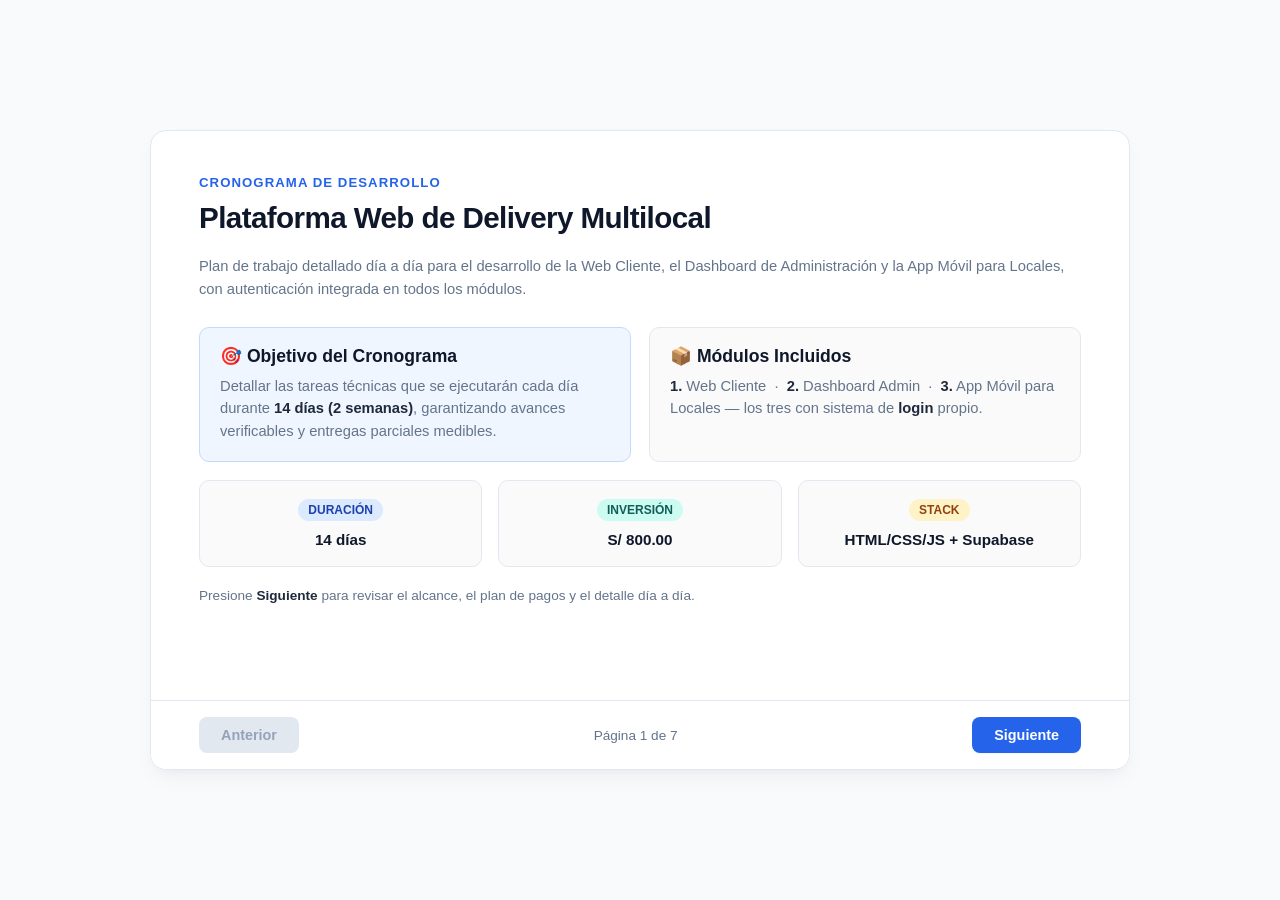
<file: cronograma.html>
<!DOCTYPE html>
<html lang="es">
<head>
    <meta charset="UTF-8">
    <meta name="viewport" content="width=device-width, initial-scale=1.0">
    <title>Cronograma de Desarrollo - Plataforma de Delivery Multilocal</title>
    <style>
        :root {
            --bg-color: #f8fafc;
            --card-bg: #ffffff;
            --primary-dark: #0f172a;
            --brand-primary: #2563eb;
            --brand-soft: #eff6ff;
            --text-main: #1e293b;
            --text-muted: #64748b;
            --border-color: #e2e8f0;
            --accent-teal: #0d9488;
            --accent-amber: #d97706;
            --shadow-subtle: 0 10px 25px -5px rgba(15, 23, 42, 0.05), 0 8px 10px -6px rgba(15, 23, 42, 0.03);
            --radius-lg: 16px;
            --radius-md: 10px;
        }

        * {
            box-sizing: border-box;
            margin: 0;
            padding: 0;
            font-family: -apple-system, BlinkMacSystemFont, "Segoe UI", Roboto, Helvetica, Arial, sans-serif;
        }

        body {
            background-color: var(--bg-color);
            color: var(--text-main);
            min-height: 100vh;
            display: flex;
            flex-direction: column;
            align-items: center;
            justify-content: center;
            padding: 24px;
        }

        .presentation-container {
            width: 100%;
            max-width: 980px;
            min-height: 640px;
            background-color: var(--card-bg);
            border-radius: var(--radius-lg);
            box-shadow: var(--shadow-subtle);
            border: 1px solid var(--border-color);
            display: flex;
            flex-direction: column;
            position: relative;
            overflow: hidden;
        }

        .slide {
            display: none;
            padding: 44px 48px;
            width: 100%;
            height: 100%;
            flex-direction: column;
            gap: 18px;
            animation: fadeIn 0.35s cubic-bezier(0.16, 1, 0.3, 1);
            overflow-y: auto;
        }

        .slide.active { display: flex; }

        @keyframes fadeIn {
            from { opacity: 0; transform: translateY(6px); }
            to { opacity: 1; transform: translateY(0); }
        }

        .slide-subtitle {
            font-size: 0.825rem;
            text-transform: uppercase;
            letter-spacing: 0.08em;
            font-weight: 700;
            color: var(--brand-primary);
            margin-bottom: -8px;
        }

        h1 {
            font-size: 1.85rem;
            font-weight: 700;
            color: var(--primary-dark);
            line-height: 1.25;
            letter-spacing: -0.02em;
        }

        h2 {
            font-size: 1.1rem;
            font-weight: 650;
            color: var(--primary-dark);
            margin-bottom: 8px;
            display: flex;
            align-items: center;
            gap: 8px;
        }

        h3 {
            font-size: 0.95rem;
            font-weight: 700;
            color: var(--primary-dark);
        }

        p, li {
            font-size: 0.92rem;
            color: var(--text-muted);
            line-height: 1.55;
        }

        ul { list-style: none; }

        ul.styled-list li {
            position: relative;
            padding-left: 20px;
            margin-bottom: 8px;
        }

        ul.styled-list li::before {
            content: "•";
            position: absolute;
            left: 0;
            color: var(--brand-primary);
            font-weight: bold;
            font-size: 1.2rem;
            line-height: 1;
        }

        strong { color: var(--text-main); font-weight: 600; }

        .grid-2 { display: grid; grid-template-columns: 1fr 1fr; gap: 18px; }
        .grid-3 { display: grid; grid-template-columns: 1fr 1fr 1fr; gap: 16px; }

        .card {
            background-color: #fafafa;
            padding: 18px 20px;
            border-radius: var(--radius-md);
            border: 1px solid var(--border-color);
        }

        .card-highlight { background-color: var(--brand-soft); border-color: #bfdbfe; }

        .badge {
            display: inline-flex;
            align-items: center;
            padding: 4px 10px;
            border-radius: 20px;
            font-size: 0.75rem;
            font-weight: 600;
            margin-bottom: 10px;
        }

        .badge-blue { background-color: #dbeafe; color: #1e40af; }
        .badge-amber { background-color: #fef3c7; color: #92400e; }
        .badge-teal { background-color: #ccfbf1; color: #115e59; }
        .badge-green { background-color: #dcfce7; color: #166534; }

        /* Pagos */
        .payment-grid { display: grid; grid-template-columns: 1fr 1fr 1fr; gap: 16px; margin-top: 4px; }
        .payment-card {
            background: var(--card-bg);
            border: 1.5px solid var(--border-color);
            border-radius: var(--radius-md);
            padding: 18px;
            text-align: center;
        }
        .payment-card .amount {
            font-size: 1.7rem;
            font-weight: 700;
            color: var(--primary-dark);
            margin: 6px 0 4px;
        }
        .payment-card .label {
            font-size: 0.78rem;
            text-transform: uppercase;
            letter-spacing: 0.06em;
            font-weight: 700;
            color: var(--brand-primary);
        }
        .payment-card .desc { font-size: 0.82rem; color: var(--text-muted); }
        .payment-total {
            margin-top: 6px;
            background: var(--primary-dark);
            color: #f8fafc;
            border-radius: var(--radius-md);
            padding: 14px 20px;
            display: flex;
            justify-content: space-between;
            align-items: center;
            font-size: 0.95rem;
        }
        .payment-total .big { font-size: 1.3rem; font-weight: 700; color: #38bdf8; }

        /* Semanas / dias */
        .week-header {
            display: flex;
            align-items: center;
            gap: 10px;
            margin-bottom: 4px;
        }
        .week-tag {
            background: var(--primary-dark);
            color: #fff;
            font-size: 0.75rem;
            font-weight: 700;
            padding: 4px 10px;
            border-radius: 6px;
            text-transform: uppercase;
            letter-spacing: 0.05em;
        }
        .day-list { display: flex; flex-direction: column; gap: 0; margin-top: 4px; }
        .day-item {
            display: flex;
            gap: 14px;
            padding: 9px 0;
            border-bottom: 1px solid var(--border-color);
            align-items: flex-start;
        }
        .day-item:last-child { border-bottom: none; }
        .day-badge {
            min-width: 58px;
            height: 32px;
            background: var(--brand-soft);
            color: var(--brand-primary);
            font-weight: 700;
            border-radius: 7px;
            display: flex;
            align-items: center;
            justify-content: center;
            font-size: 0.78rem;
            flex-shrink: 0;
        }
        .day-badge.milestone { background: #fef3c7; color: #92400e; }
        .day-content h3 { font-size: 0.9rem; margin-bottom: 1px; }
        .day-content p { font-size: 0.82rem; margin: 0; }
        .milestone-note {
            margin-top: 6px;
            background: var(--brand-soft);
            border: 1px dashed #93c5fd;
            border-radius: var(--radius-md);
            padding: 10px 14px;
            font-size: 0.82rem;
            color: var(--primary-dark);
        }

        .logic-box {
            background-color: var(--primary-dark);
            color: #f8fafc;
            padding: 16px 20px;
            border-radius: var(--radius-md);
            font-family: ui-monospace, SFMono-Regular, Menlo, Monaco, Consolas, monospace;
            font-size: 0.85rem;
            line-height: 1.6;
        }
        .logic-box span { color: #38bdf8; }

        .controls {
            display: flex;
            justify-content: space-between;
            align-items: center;
            padding: 16px 48px;
            background-color: #ffffff;
            border-top: 1px solid var(--border-color);
            margin-top: auto;
        }

        .btn {
            background-color: var(--brand-primary);
            color: #ffffff;
            border: none;
            padding: 10px 22px;
            border-radius: 8px;
            font-size: 0.9rem;
            font-weight: 600;
            cursor: pointer;
            transition: all 0.2s ease;
            box-shadow: 0 1px 2px 0 rgba(0, 0, 0, 0.05);
        }

        .btn:hover { background-color: #1d4ed8; }

        .btn:disabled {
            background-color: #e2e8f0;
            color: #94a3b8;
            cursor: not-allowed;
            box-shadow: none;
        }

        .slide-counter { font-size: 0.85rem; color: var(--text-muted); font-weight: 500; }

        @media (max-width: 768px) {
            body { padding: 12px; }
            .slide { padding: 24px; }
            .controls { padding: 16px 24px; }
            .grid-2, .grid-3, .payment-grid { grid-template-columns: 1fr; }
            h1 { font-size: 1.4rem; }
        }
    </style>
</head>
<body>

    <div class="presentation-container">

        <!-- Diapositiva 1: Portada -->
        <div class="slide active" id="slide1">
            <span class="slide-subtitle">Cronograma de Desarrollo</span>
            <h1>Plataforma Web de Delivery Multilocal</h1>
            <p>Plan de trabajo detallado día a día para el desarrollo de la Web Cliente, el Dashboard de Administración y la App Móvil para Locales, con autenticación integrada en todos los módulos.</p>

            <div class="grid-2" style="margin-top: 8px;">
                <div class="card card-highlight">
                    <h2>🎯 Objetivo del Cronograma</h2>
                    <p>Detallar las tareas técnicas que se ejecutarán cada día durante <strong>14 días (2 semanas)</strong>, garantizando avances verificables y entregas parciales medibles.</p>
                </div>
                <div class="card">
                    <h2>📦 Módulos Incluidos</h2>
                    <p><strong>1.</strong> Web Cliente &nbsp;·&nbsp; <strong>2.</strong> Dashboard Admin &nbsp;·&nbsp; <strong>3.</strong> App Móvil para Locales — los tres con sistema de <strong>login</strong> propio.</p>
                </div>
            </div>

            <div class="grid-3">
                <div class="card" style="text-align:center;">
                    <span class="badge badge-blue">DURACIÓN</span>
                    <h3>14 días</h3>
                </div>
                <div class="card" style="text-align:center;">
                    <span class="badge badge-teal">INVERSIÓN</span>
                    <h3>S/ 800.00</h3>
                </div>
                <div class="card" style="text-align:center;">
                    <span class="badge badge-amber">STACK</span>
                    <h3>HTML/CSS/JS + Supabase</h3>
                </div>
            </div>

            <p style="margin-top: auto; font-size: 0.85rem; color: var(--text-muted);">
                Presione <strong>Siguiente</strong> para revisar el alcance, el plan de pagos y el detalle día a día.
            </p>
        </div>

        <!-- Diapositiva 2: Alcance del proyecto -->
        <div class="slide" id="slide2">
            <span class="slide-subtitle">Alcance del Sistema</span>
            <h1>Los 3 Módulos del Proyecto</h1>

            <div class="grid-2">
                <div class="card">
                    <span class="badge badge-blue">MÓDULO 1</span>
                    <h2>🛒 Web Cliente</h2>
                    <ul class="styled-list">
                        <li>Catálogo de restaurantes y productos.</li>
                        <li>Carrito de compras multilocal.</li>
                        <li>Registro/Login de usuario.</li>
                        <li>Ubicación por GPS/mapa y cálculo de envío.</li>
                    </ul>
                </div>
                <div class="card">
                    <span class="badge badge-teal">MÓDULO 2</span>
                    <h2>📊 Dashboard Admin</h2>
                    <ul class="styled-list">
                        <li>Login exclusivo para el administrador.</li>
                        <li>Alta y edición de locales y productos.</li>
                        <li>Gestión de categorías y precios.</li>
                        <li>Vista general de pedidos y métricas.</li>
                    </ul>
                </div>
            </div>

            <div class="card card-highlight">
                <span class="badge badge-amber">MÓDULO 3</span>
                <h2>📱 App Móvil para Locales (Flutter)</h2>
                <p style="margin-bottom: 10px;">Aplicación nativa desarrollada en <strong>Flutter</strong>, conectada al mismo backend de Supabase que la Web Cliente y el Dashboard, para que cada restaurante gestione sus propios pedidos:</p>
                <ul class="styled-list">
                    <li><strong>Login por local:</strong> cada restaurante ingresa con su propia cuenta (mismo sistema de autenticación de toda la plataforma).</li>
                    <li><strong>Notificación de pedidos:</strong> alerta en tiempo real ante un nuevo pedido (Supabase Realtime).</li>
                    <li><strong>Aceptar / Rechazar:</strong> el local decide si toma el pedido.</li>
                    <li><strong>Tiempo estimado:</strong> el local define cuánto tardará en preparar el pedido.</li>
                </ul>
            </div>
        </div>

        <!-- Diapositiva 3: Plan de pagos -->
        <div class="slide" id="slide3">
            <span class="slide-subtitle">Condiciones Económicas</span>
            <h1>Plan de Pagos por Avance</h1>
            <p>El proyecto tiene un valor total de <strong>S/ 800.00</strong>, dividido en 3 pagos vinculados a hitos concretos y verificables del desarrollo.</p>

            <div class="payment-grid">
                <div class="payment-card">
                    <span class="label">Pago 1 · Inicio</span>
                    <div class="amount">S/ 200</div>
                    <p class="desc">Al entregar este cronograma y confirmar el inicio formal del proyecto.</p>
                </div>
                <div class="payment-card">
                    <span class="label">Pago 2 · Avance</span>
                    <div class="amount">S/ 200</div>
                    <p class="desc">Al llegar a la mitad del proyecto (fin de Semana 1 / Día 7), con la Web Cliente funcional.</p>
                </div>
                <div class="payment-card">
                    <span class="label">Pago 3 · Entrega</span>
                    <div class="amount">S/ 400</div>
                    <p class="desc">Al finalizar y entregar el sistema completo, desplegado y funcionando (Día 14).</p>
                </div>
            </div>

            <div class="payment-total">
                <span>Total del proyecto</span>
                <span class="big">S/ 800.00</span>
            </div>
        </div>

        <!-- Diapositiva 4: Semana 1 -->
        <div class="slide" id="slide4">
            <span class="slide-subtitle">Cronograma Detallado</span>
            <h1>Semana 1 — Base de Datos y Web Cliente</h1>
            <div class="week-header"><span class="week-tag">Días 1 al 7</span></div>

            <div class="day-list">
                <div class="day-item">
                    <div class="day-badge">Día 1</div>
                    <div class="day-content">
                        <h3>Modelado de base de datos</h3>
                        <p>Diseño de tablas en Supabase: usuarios, restaurantes, productos, categorías, pedidos y direcciones.</p>
                    </div>
                </div>
                <div class="day-item">
                    <div class="day-badge">Día 2</div>
                    <div class="day-content">
                        <h3>Configuración de Supabase</h3>
                        <p>Autenticación (login/registro), políticas de seguridad (RLS) y estructura del repositorio en GitHub.</p>
                    </div>
                </div>
                <div class="day-item">
                    <div class="day-badge">Día 3</div>
                    <div class="day-content">
                        <h3>Diseño UI/UX Web Cliente</h3>
                        <p>Maquetado de pantallas: inicio, catálogo de restaurantes y ficha de producto.</p>
                    </div>
                </div>
                <div class="day-item">
                    <div class="day-badge">Día 4</div>
                    <div class="day-content">
                        <h3>Catálogo y carrito de compras</h3>
                        <p>Listado dinámico de productos por restaurante y lógica de carrito multilocal.</p>
                    </div>
                </div>
                <div class="day-item">
                    <div class="day-badge">Día 5</div>
                    <div class="day-content">
                        <h3>Login y registro de clientes</h3>
                        <p>Integración de autenticación de usuarios con Supabase Auth en la Web Cliente.</p>
                    </div>
                </div>
                <div class="day-item">
                    <div class="day-badge">Día 6</div>
                    <div class="day-content">
                        <h3>Ubicación y cálculo de envío</h3>
                        <p>Selección de dirección en mapa/GPS y cálculo dinámico del costo de delivery por distancia.</p>
                    </div>
                </div>
                <div class="day-item">
                    <div class="day-badge milestone">Día 7</div>
                    <div class="day-content">
                        <h3>Checkout y envío de pedidos</h3>
                        <p>Conexión del carrito con Supabase para generar pedidos reales, pruebas de flujo completo del cliente.</p>
                    </div>
                </div>
            </div>

            <div class="milestone-note">💰 <strong>Hito de pago:</strong> al cerrar el Día 7, la Web Cliente queda funcional — corresponde el segundo pago de S/ 200.</div>
        </div>

        <!-- Diapositiva 5: Semana 2 -->
        <div class="slide" id="slide5">
            <span class="slide-subtitle">Cronograma Detallado</span>
            <h1>Semana 2 — Dashboard Admin y App Móvil</h1>
            <div class="week-header"><span class="week-tag">Días 8 al 14</span></div>

            <div class="day-list">
                <div class="day-item">
                    <div class="day-badge">Día 8</div>
                    <div class="day-content">
                        <h3>Login y estructura del Dashboard Admin</h3>
                        <p>Acceso exclusivo para el administrador y diseño del panel de control.</p>
                    </div>
                </div>
                <div class="day-item">
                    <div class="day-badge">Día 9</div>
                    <div class="day-content">
                        <h3>Gestión de locales</h3>
                        <p>CRUD de restaurantes: alta, edición, logotipo, banner, horarios y ubicación.</p>
                    </div>
                </div>
                <div class="day-item">
                    <div class="day-badge">Día 10</div>
                    <div class="day-content">
                        <h3>Gestión de productos y categorías</h3>
                        <p>Alta/edición de platos, precios, imágenes y opciones configurables (combos, variantes).</p>
                    </div>
                </div>
                <div class="day-item">
                    <div class="day-badge">Día 11</div>
                    <div class="day-content">
                        <h3>Panel de pedidos y métricas</h3>
                        <p>Vista global de pedidos por local y estadísticas básicas para el administrador.</p>
                    </div>
                </div>
                <div class="day-item">
                    <div class="day-badge">Día 12</div>
                    <div class="day-content">
                        <h3>Estructura de la App Móvil en Flutter</h3>
                        <p>Configuración del proyecto Flutter, integración con Supabase (supabase_flutter) y pantalla de login por local.</p>
                    </div>
                </div>
                <div class="day-item">
                    <div class="day-badge">Día 13</div>
                    <div class="day-content">
                        <h3>Aceptar / rechazar pedidos en tiempo real</h3>
                        <p>Notificaciones instantáneas (Supabase Realtime), aceptación del pedido y asignación de tiempo estimado.</p>
                    </div>
                </div>
                <div class="day-item">
                    <div class="day-badge milestone">Día 14</div>
                    <div class="day-content">
                        <h3>Pruebas finales y despliegue</h3>
                        <p>Pruebas integrales de los 3 módulos, generación del APK de la app y publicación de la Web/Dashboard en GitHub Pages.</p>
                    </div>
                </div>
            </div>

            <div class="milestone-note">💰 <strong>Hito de pago:</strong> al cerrar el Día 14 se entrega el sistema completo — corresponde el pago final de S/ 400.</div>
        </div>

        <!-- Diapositiva 6: Tecnologías -->
        <div class="slide" id="slide6">
            <span class="slide-subtitle">Arquitectura Técnica</span>
            <h1>Tecnologías Utilizadas</h1>

            <div class="grid-2">
                <div class="card">
                    <span class="badge badge-blue">WEB CLIENTE + DASHBOARD ADMIN</span>
                    <h2>HTML5 / CSS3 / JavaScript</h2>
                    <ul class="styled-list">
                        <li>Interfaz responsiva, optimizada para navegadores móviles y de escritorio.</li>
                        <li><strong>GitHub Pages:</strong> hosting gratuito, con SSL incluido.</li>
                    </ul>
                </div>
                <div class="card">
                    <span class="badge badge-amber">APP MÓVIL DE LOCALES</span>
                    <h2>Flutter</h2>
                    <ul class="styled-list">
                        <li>App nativa (Android/iOS) desde un único código base.</li>
                        <li>Conectada al mismo backend mediante el SDK <strong>supabase_flutter</strong>.</li>
                    </ul>
                </div>
            </div>

            <div class="card">
                <span class="badge badge-teal">BACKEND & BASE DE DATOS (compartido por los 3 módulos)</span>
                <h2>Supabase</h2>
                <ul class="styled-list">
                    <li><strong>Auth:</strong> un mismo sistema de login para cliente, admin y locales — funciona igual desde la web (JS) y desde la app (Flutter).</li>
                    <li><strong>Base de datos y Realtime:</strong> pedidos sincronizados al instante entre la Web Cliente y la App de Locales.</li>
                    <li><strong>Storage:</strong> imágenes de logos, banners y productos.</li>
                </ul>
            </div>

            <div class="logic-box">
                // Flujo general del sistema:<br>
                Cliente → <span>crea pedido</span> en Web Cliente (JS + Supabase);<br>
                Local → <span>recibe notificación</span> en App Móvil Flutter en tiempo real;<br>
                Admin → <span>supervisa todo</span> desde el Dashboard (JS + Supabase).
            </div>

            <div class="milestone-note">📌 <strong>Distribución de la app:</strong> se entrega como APK instalable directamente en los dispositivos de cada local, sin costo adicional.</div>
        </div>

        <!-- Diapositiva 7: Infraestructura y Costos Adicionales -->
        <div class="slide" id="slide7">
            <span class="slide-subtitle">Costos Fuera del Proyecto</span>
            <h1>Infraestructura, Dominio y Escalabilidad</h1>
            <p>El desarrollo cubre el sistema completo, pero hay dos puntos de infraestructura que dependen de servicios externos y que el cliente debe conocer desde ahora.</p>

            <div class="card">
                <span class="badge badge-blue">DOMINIO WEB</span>
                <h2>🌐 Nombre de dominio (opcional, no incluido)</h2>
                <p>GitHub Pages ya incluye una dirección gratuita (ej. <strong>usuario.github.io</strong>), 100% funcional para lanzar el proyecto. Si el cliente prefiere una dirección propia (ej. <strong>www.milocal.com</strong>), la compra del dominio corre por su cuenta, con un costo aproximado de <strong>$12 - $15 USD al año</strong> en proveedores como Namecheap o GoDaddy. Este costo es recurrente (anual) y externo al pago del desarrollo.</p>
            </div>

            <div class="card card-highlight">
                <span class="badge badge-amber">LÍMITES DE SUPABASE</span>
                <h2>📊 ¿Qué pasa si se rebasa el límite gratuito?</h2>
                <p style="margin-bottom: 10px;">El plan gratuito de Supabase incluye hasta <strong>500 MB de base de datos</strong>, <strong>1 GB de almacenamiento</strong> de imágenes y <strong>50,000 usuarios activos al mes</strong> — suficiente para el lanzamiento y los primeros meses de operación.</p>
                <ul class="styled-list">
                    <li>Si el proyecto crece y se supera alguno de estos límites, Supabase <strong>no borra ni bloquea la información</strong>, pero limita ciertas funciones hasta actualizar el plan.</li>
                    <li>La solución es pasar al <strong>Plan Pro de Supabase</strong>, con un costo aproximado de <strong>$25 USD al mes</strong>, que amplía considerablemente estos límites.</li>
                    <li>Este es un costo de mantenimiento a futuro, no del desarrollo actual, y solo aplicaría cuando el negocio ya esté generando volumen real de pedidos.</li>
                </ul>
            </div>

            <div class="milestone-note">📌 <strong>En resumen:</strong> el proyecto puede lanzarse con <strong>S/ 0.00 de costo mensual</strong>. El dominio propio y el plan Pro de Supabase son mejoras opcionales que se activan solo si el cliente las necesita.</div>
        </div>

        <!-- Navegación Inferior -->
        <div class="controls">
            <button class="btn" id="prevBtn" onclick="changeSlide(-1)" disabled>Anterior</button>
            <span class="slide-counter" id="slideCounter">Página 1 de 7</span>
            <button class="btn" id="nextBtn" onclick="changeSlide(1)">Siguiente</button>
        </div>

    </div>

    <script>
        let currentSlide = 1;
        const totalSlides = 7;

        function updateSlide() {
            document.querySelectorAll('.slide').forEach(slide => {
                slide.classList.remove('active');
            });

            document.getElementById(`slide${currentSlide}`).classList.add('active');
            document.getElementById('slideCounter').textContent = `Página ${currentSlide} de ${totalSlides}`;

            document.getElementById('prevBtn').disabled = currentSlide === 1;
            document.getElementById('nextBtn').disabled = currentSlide === totalSlides;
        }

        function changeSlide(direction) {
            currentSlide += direction;
            if (currentSlide < 1) currentSlide = 1;
            if (currentSlide > totalSlides) currentSlide = totalSlides;
            updateSlide();
        }

        document.addEventListener('keydown', (e) => {
            if (e.key === 'ArrowRight' || e.key === ' ') {
                if (currentSlide < totalSlides) changeSlide(1);
            } else if (e.key === 'ArrowLeft') {
                if (currentSlide > 1) changeSlide(-1);
            }
        });
    </script>
</body>
</html>
</file>
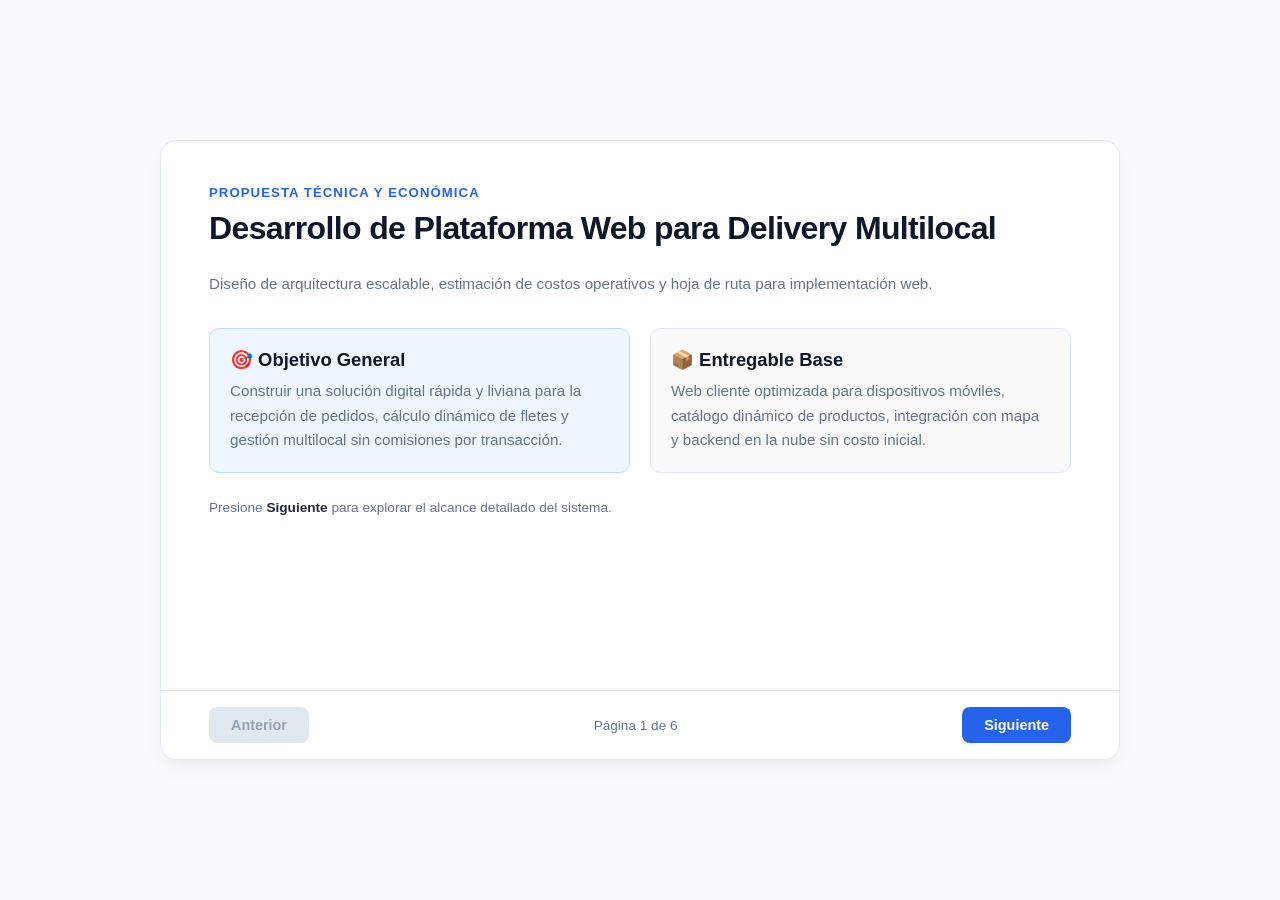
<file: propuesta.html>
<!DOCTYPE html>
<html lang="es">
<head>
    <meta charset="UTF-8">
    <meta name="viewport" content="width=device-width, initial-scale=1.0">
    <title>Propuesta de Proyecto - Plataforma Web de Delivery Multilocal</title>
    <style>
        :root {
            --bg-color: #f8fafc;
            --card-bg: #ffffff;
            --primary-dark: #0f172a;
            --brand-primary: #2563eb;
            --brand-soft: #eff6ff;
            --text-main: #1e293b;
            --text-muted: #64748b;
            --border-color: #e2e8f0;
            --accent-teal: #0d9488;
            --accent-amber: #d97706;
            --shadow-subtle: 0 10px 25px -5px rgba(15, 23, 42, 0.05), 0 8px 10px -6px rgba(15, 23, 42, 0.03);
            --radius-lg: 16px;
            --radius-md: 10px;
        }

        * {
            box-sizing: border-box;
            margin: 0;
            padding: 0;
            font-family: -apple-system, BlinkMacSystemFont, "Segoe UI", Roboto, Helvetica, Arial, sans-serif;
        }

        body {
            background-color: var(--bg-color);
            color: var(--text-main);
            min-height: 100vh;
            display: flex;
            flex-direction: column;
            align-items: center;
            justify-content: center;
            padding: 24px;
        }

        /* Container Principal */
        .presentation-container {
            width: 100%;
            max-width: 960px;
            min-height: 620px;
            background-color: var(--card-bg);
            border-radius: var(--radius-lg);
            box-shadow: var(--shadow-subtle);
            border: 1px solid var(--border-color);
            display: flex;
            flex-direction: column;
            position: relative;
            overflow: hidden;
        }

        /* Diapositivas */
        .slide {
            display: none;
            padding: 44px 48px;
            width: 100%;
            height: 100%;
            flex-direction: column;
            gap: 24px;
            animation: fadeIn 0.35s cubic-bezier(0.16, 1, 0.3, 1);
        }

        .slide.active {
            display: flex;
        }

        @keyframes fadeIn {
            from { opacity: 0; transform: translateY(6px); }
            to { opacity: 1; transform: translateY(0); }
        }

        /* Tipografía Profesional */
        .slide-subtitle {
            font-size: 0.825rem;
            text-transform: uppercase;
            letter-spacing: 0.08em;
            font-weight: 700;
            color: var(--brand-primary);
            margin-bottom: -16px;
        }

        h1 {
            font-size: 2rem;
            font-weight: 700;
            color: var(--primary-dark);
            line-height: 1.25;
            letter-spacing: -0.02em;
        }

        h2 {
            font-size: 1.15rem;
            font-weight: 650;
            color: var(--primary-dark);
            margin-bottom: 8px;
            display: flex;
            align-items: center;
            gap: 8px;
        }

        p, li {
            font-size: 0.95rem;
            color: var(--text-muted);
            line-height: 1.6;
        }

        ul {
            list-style: none;
        }

        ul.styled-list li {
            position: relative;
            padding-left: 20px;
            margin-bottom: 8px;
        }

        ul.styled-list li::before {
            content: "•";
            position: absolute;
            left: 0;
            color: var(--brand-primary);
            font-weight: bold;
            font-size: 1.2rem;
            line-height: 1;
        }

        strong {
            color: var(--text-main);
            font-weight: 600;
        }

        /* Layouts Flexibles */
        .grid-2 {
            display: grid;
            grid-template-columns: 1fr 1fr;
            gap: 20px;
        }

        .card {
            background-color: #fafafa;
            padding: 20px;
            border-radius: var(--radius-md);
            border: 1px solid var(--border-color);
        }

        .card-highlight {
            background-color: var(--brand-soft);
            border-color: #bfdbfe;
        }

        .badge {
            display: inline-flex;
            align-items: center;
            padding: 4px 10px;
            border-radius: 20px;
            font-size: 0.78rem;
            font-weight: 600;
            margin-bottom: 12px;
        }

        .badge-blue { background-color: #dbeafe; color: #1e40af; }
        .badge-amber { background-color: #fef3c7; color: #92400e; }
        .badge-teal { background-color: #ccfbf1; color: #115e59; }

        /* Cuadro de Fórmula / Lógica */
        .logic-box {
            background-color: var(--primary-dark);
            color: #f8fafc;
            padding: 18px 24px;
            border-radius: var(--radius-md);
            font-family: ui-monospace, SFMono-Regular, Menlo, Monaco, Consolas, monospace;
            font-size: 0.9rem;
            line-height: 1.5;
        }

        .logic-box span {
            color: #38bdf8;
        }

        /* Tabla de Costos Limpia */
        .clean-table {
            width: 100%;
            border-collapse: collapse;
            font-size: 0.9rem;
            margin-top: 8px;
        }

        .clean-table th, .clean-table td {
            text-align: left;
            padding: 10px 12px;
            border-bottom: 1px solid var(--border-color);
        }

        .clean-table th {
            color: var(--primary-dark);
            font-weight: 600;
            background-color: #f1f5f9;
        }

        /* Modulo Scope Tag */
        .scope-tag {
            font-size: 0.75rem;
            padding: 2px 8px;
            border-radius: 4px;
            font-weight: 600;
            margin-left: auto;
        }

        .scope-included { background-color: #dcfce7; color: #166534; }
        .scope-optional { background-color: #feefc3; color: #854d0e; }

        /* Botones y Navegación */
        .controls {
            display: flex;
            justify-content: space-between;
            align-items: center;
            padding: 16px 48px;
            background-color: #ffffff;
            border-top: 1px solid var(--border-color);
            margin-top: auto;
        }

        .btn {
            background-color: var(--brand-primary);
            color: #ffffff;
            border: none;
            padding: 10px 22px;
            border-radius: 8px;
            font-size: 0.9rem;
            font-weight: 600;
            cursor: pointer;
            transition: all 0.2s ease;
            box-shadow: 0 1px 2px 0 rgba(0, 0, 0, 0.05);
        }

        .btn:hover {
            background-color: #1d4ed8;
        }

        .btn:disabled {
            background-color: #e2e8f0;
            color: #94a3b8;
            cursor: not-allowed;
            box-shadow: none;
        }

        .slide-counter {
            font-size: 0.85rem;
            color: var(--text-muted);
            font-weight: 500;
        }

        @media (max-width: 768px) {
            body { padding: 12px; }
            .slide { padding: 24px; }
            .controls { padding: 16px 24px; }
            .grid-2 { grid-template-columns: 1fr; }
            h1 { font-size: 1.5rem; }
        }
    </style>
</head>
<body>

    <div class="presentation-container">
        
        <!-- Diapositiva 1: Portada Comercial -->
        <div class="slide active" id="slide1">
            <span class="slide-subtitle">Propuesta Técnica y Económica</span>
            <h1>Desarrollo de Plataforma Web para Delivery Multilocal</h1>
            <p>Diseño de arquitectura escalable, estimación de costos operativos y hoja de ruta para implementación web.</p>
            
            <div class="grid-2" style="margin-top: 8px;">
                <div class="card card-highlight">
                    <h2>🎯 Objetivo General</h2>
                    <p>Construir una solución digital rápida y liviana para la recepción de pedidos, cálculo dinámico de fletes y gestión multilocal sin comisiones por transacción.</p>
                </div>
                <div class="card">
                    <h2>📦 Entregable Base</h2>
                    <p>Web cliente optimizada para dispositivos móviles, catálogo dinámico de productos, integración con mapa y backend en la nube sin costo inicial.</p>
                </div>
            </div>
            
            <p style="margin-top: auto; font-size: 0.85rem; color: var(--text-muted);">
                Presione <strong>Siguiente</strong> para explorar el alcance detallado del sistema.
            </p>
        </div>

        <!-- Diapositiva 2: Definición de Alcance Cliente y Restaurante -->
        <div class="slide" id="slide2">
            <span class="slide-subtitle">Especificaciones del Sistema</span>
            <h1>Estructura de Datos y Modelado de Negocio</h1>
            
            <div class="grid-2">
                <div class="card">
                    <h2>👤 Experiencia del Cliente</h2>
                    <p style="margin-bottom: 12px;">Captura eficiente de datos esenciales para evitar fricción en la compra:</p>
                    <ul class="styled-list">
                        <li><strong>Datos Personales:</strong> Nombre completo y número de celular.</li>
                        <li><strong>Ubicación Exacta:</strong> Captura por GPS o selección directa en mapa.</li>
                        <li><strong>Carrito Inteligente:</strong> Agrupación automática de ítems por restaurante.</li>
                    </ul>
                </div>

                <div class="card">
                    <h2>🏪 Perfil del Restaurante</h2>
                    <p style="margin-bottom: 12px;">Gestión completa del establecimiento y su oferta:</p>
                    <ul class="styled-list">
                        <li><strong>Información Base:</strong> Nombre, WhatsApp, ubicación fija en mapa y horario semanal.</li>
                        <li><strong>Identidad Visual:</strong> Espacio para Logotipo y Banner de Portada.</li>
                        <li><strong>Catálogo Visual:</strong> Cada plato incluye imagen representativa.</li>
                    </ul>
                </div>
            </div>

            <div class="card">
                <h2>🍽️ Modalidades de Productos (Platos)</h2>
                <ul class="styled-list">
                    <li><strong>Plato Estándar (Simple):</strong> Selección directa sin variantes (ej. Pollo Broaster, Bebida 1L).</li>
                    <li><strong>Plato Configurable (Menús/Combos):</strong> Campos obligatorios de selección simple/múltiple antes de añadir al carrito (ej. Elección obligatoria de Entrada A o B, o Elección de Salsa para Alitas: Acevichada, Rebozada, etc.).</li>
                </ul>
            </div>
        </div>

        <!-- Diapositiva 3: Lógica Tarifaria y Delivery -->
        <div class="slide" id="slide3">
            <span class="slide-subtitle">Reglas de Negocio</span>
            <h1>Cálculo Dinámico del Costo de Envío</h1>
            <p>Cálculo de tarifas basado en la distancia lineal real (coordenadas) entre la ubicación del cliente y el restaurante.</p>
            
            <div class="logic-box">
                // Fórmula Algorítmica de Tarifa:<br>
                Distancia_KM = CalcularDistancia(Cliente_GPS, Restaurante_GPS);<br>
                Costo_Calculado = (Distancia_KM * <span>S/ 2.00</span>) + <span>S/ 1.00</span>;<br>
                <strong>Envío_Final = Math.max(<span>S/ 5.00</span>, Costo_Calculado);</strong>
            </div>

            <div class="card card-highlight">
                <h2>🛍️ Manejo de Pedidos Multilocal (Múltiples Restaurantes)</h2>
                <p>Si el usuario realiza un pedido que incluye platos de <strong>diferentes locales</strong> en una misma compra:</p>
                <ul class="styled-list" style="margin-top: 8px;">
                    <li>El sistema aplica el cálculo tarifario de forma <strong>individual e independiente</strong> para cada local involucrado.</li>
                    <li><strong>Costo Envío Total = (Tarifa Envío Local A) + (Tarifa Envío Local B)</strong></li>
                    <li>Garantiza la rentabilidad del repartidor cubriendo la logística de recojo por separado.</li>
                </ul>
            </div>
        </div>

        <!-- Diapositiva 4: Stack Tecnológico -->
        <div class="slide" id="slide4">
            <span class="slide-subtitle">Arquitectura y Herramientas</span>
            <h1>Tecnologías Seleccionadas y Justificación</h1>
            
            <div class="grid-2">
                <div class="card">
                    <span class="badge badge-blue">FRONTEND WEB</span>
                    <h2>HTML5 / CSS3 / JavaScript</h2>
                    <ul class="styled-list" style="margin-top: 8px;">
                        <li><strong>Rendimiento Máximo:</strong> Carga ultra rápida en teléfonos móviles sin depender de descargas en App Stores.</li>
                        <li><strong>Sin Mantenimiento Complejo:</strong> Código limpio, compatible con cualquier navegador moderno.</li>
                        <li><strong>GitHub Pages:</strong> Alojamiento estático totalmente <strong>gratuito y seguro (SSL)</strong> con disponibilidad del 99.9%.</li>
                    </ul>
                </div>

                <div class="card">
                    <span class="badge badge-teal">BACKEND & BASE DE DATOS</span>
                    <h2>Supabase (Cloud Service)</h2>
                    <ul class="styled-list" style="margin-top: 8px;">
                        <li><strong>Base de Datos Relacional:</strong> Almacenamiento seguro de platos, restaurantes, usuarios y pedidos.</li>
                        <li><strong>Suscripción en Tiempo Real:</strong> Notificaciones inmediatas de nuevos pedidos sin recargar la pantalla.</li>
                        <li><strong>Storage Integrado:</strong> Alojamiento optimizado de imágenes (Logos, Portadas y Fotos de Platos).</li>
                    </ul>
                </div>
            </div>
        </div>

        <!-- Diapositiva 5: Análisis de Infraestructura y Costos a Futuro -->
        <div class="slide" id="slide5">
            <span class="slide-subtitle">Costos Operativos</span>
            <h1>Infraestructura, Dominios y Escalabilidad</h1>
            <p>Proyección clara de costos de mantención para garantizar que el sistema opere con costo S/ 0.00 en sus inicios.</p>

            <table class="clean-table">
                <thead>
                    <tr>
                        <th>Concepto</th>
                        <th>Proveedor / Límite Gratuito</th>
                        <th>Costo Inicial</th>
                        <th>Costo al Escalar</th>
                    </tr>
                </thead>
                <tbody>
                    <tr>
                        <td><strong>Hosting Web</strong></td>
                        <td>GitHub Pages (Ilimitado)</td>
                        <td>S/ 0.00 / mes</td>
                        <td>S/ 0.00 / mes</td>
                    </tr>
                    <tr>
                        <td><strong>Base de Datos y API</strong></td>
                        <td>Supabase (Hasta 500MB de datos / 50k usuarios)</td>
                        <td>S/ 0.00 / mes</td>
                        <td>~$25 USD/mes (Si se supera el límite)</td>
                    </tr>
                    <tr>
                        <td><strong>Almacenamiento Fotos</strong></td>
                        <td>Supabase Storage (Hasta 1 GB en imágenes)</td>
                        <td>S/ 0.00 / mes</td>
                        <td>Incluido en Plan Pro de Supabase</td>
                    </tr>
                    <tr>
                        <td><strong>Dominio Web (.com)</strong></td>
                        <td>Proveedor de Dominios (Namecheap / GoDaddy)</td>
                        <td>—</td>
                        <td>~$12.00 - $15.00 USD / año</td>
                    </tr>
                </tbody>
            </table>

            <div class="card" style="margin-top: 10px;">
                <p>📌 <strong>Conclusión de Infraestructura:</strong> La plataforma puede operar <strong>totalmente gratis</strong> durante su etapa de lanzamiento. Solo se requiere la compra del dominio (.com o .pe) si el cliente desea una dirección web personalizada.</p>
            </div>
        </div>

        <!-- Diapositiva 6: Desglose Presupuestal y Extensiones Opcionales -->
        <div class="slide" id="slide6">
            <span class="slide-subtitle">Propuesta Económica</span>
            <h1>Desglose de Proyecto y Opciones Adicionales</h1>

            <div class="card card-highlight">
                <div style="display: flex; align-items: center;">
                    <h2>Proyecto Base Acordado</h2>
                    <span class="scope-tag scope-included">S/ 500.00 PEN</span>
                </div>
                <p style="margin-top: 6px;">Incluye la Web del Cliente final, catálogo interactivo multilocal, integración de cálculo de delivery por distancia, gestión de menús con opciones obligatorias, envío de pedidos directos y backend configurado en Supabase + GitHub Pages.</p>
            </div>

            <h2 style="margin-top: 10px;">Módulos Adicionales (Propuesta Complementaria)</h2>
            <div class="grid-2">
                <div class="card">
                    <div style="display: flex; align-items: center; margin-bottom: 6px;">
                        <span class="badge badge-amber" style="margin: 0;">MÓDULO B</span>
                        <span class="scope-tag scope-optional">+ S/ 300.00 PEN</span>
                    </div>
                    <h2>App / Web para Locales</h2>
                    <p>Panel exclusivo para que cada restaurante reciba avisos de pedidos en tiempo real, acepte/rechace compras y asigne el tiempo estimado de preparación.</p>
                </div>

                <div class="card">
                    <div style="display: flex; align-items: center; margin-bottom: 6px;">
                        <span class="badge badge-amber" style="margin: 0;">MÓDULO C</span>
                        <span class="scope-tag scope-optional">+ S/ 250.00 PEN</span>
                    </div>
                    <h2>Dashboard Administrador</h2>
                    <p>Panel de control centralizado para que el dueño de la plataforma pueda registrar nuevos locales, editar precios, gestionar categorías y ver métricas globales.</p>
                </div>
            </div>
        </div>

        <!-- Navegación Inferior -->
        <div class="controls">
            <button class="btn" id="prevBtn" onclick="changeSlide(-1)" disabled>Anterior</button>
            <span class="slide-counter" id="slideCounter">Página 1 de 6</span>
            <button class="btn" id="nextBtn" onclick="changeSlide(1)">Siguiente</button>
        </div>

    </div>

    <script>
        let currentSlide = 1;
        const totalSlides = 6;

        function updateSlide() {
            document.querySelectorAll('.slide').forEach(slide => {
                slide.classList.remove('active');
            });

            document.getElementById(`slide${currentSlide}`).classList.add('active');
            document.getElementById('slideCounter').textContent = `Página ${currentSlide} de ${totalSlides}`;

            document.getElementById('prevBtn').disabled = currentSlide === 1;
            document.getElementById('nextBtn').disabled = currentSlide === totalSlides;
        }

        function changeSlide(direction) {
            currentSlide += direction;
            if (currentSlide < 1) currentSlide = 1;
            if (currentSlide > totalSlides) currentSlide = totalSlides;
            updateSlide();
        }

        document.addEventListener('keydown', (e) => {
            if (e.key === 'ArrowRight' || e.key === ' ') {
                if (currentSlide < totalSlides) changeSlide(1);
            } else if (e.key === 'ArrowLeft') {
                if (currentSlide > 1) changeSlide(-1);
            }
        });
    </script>
</body>
</html>
</file>
